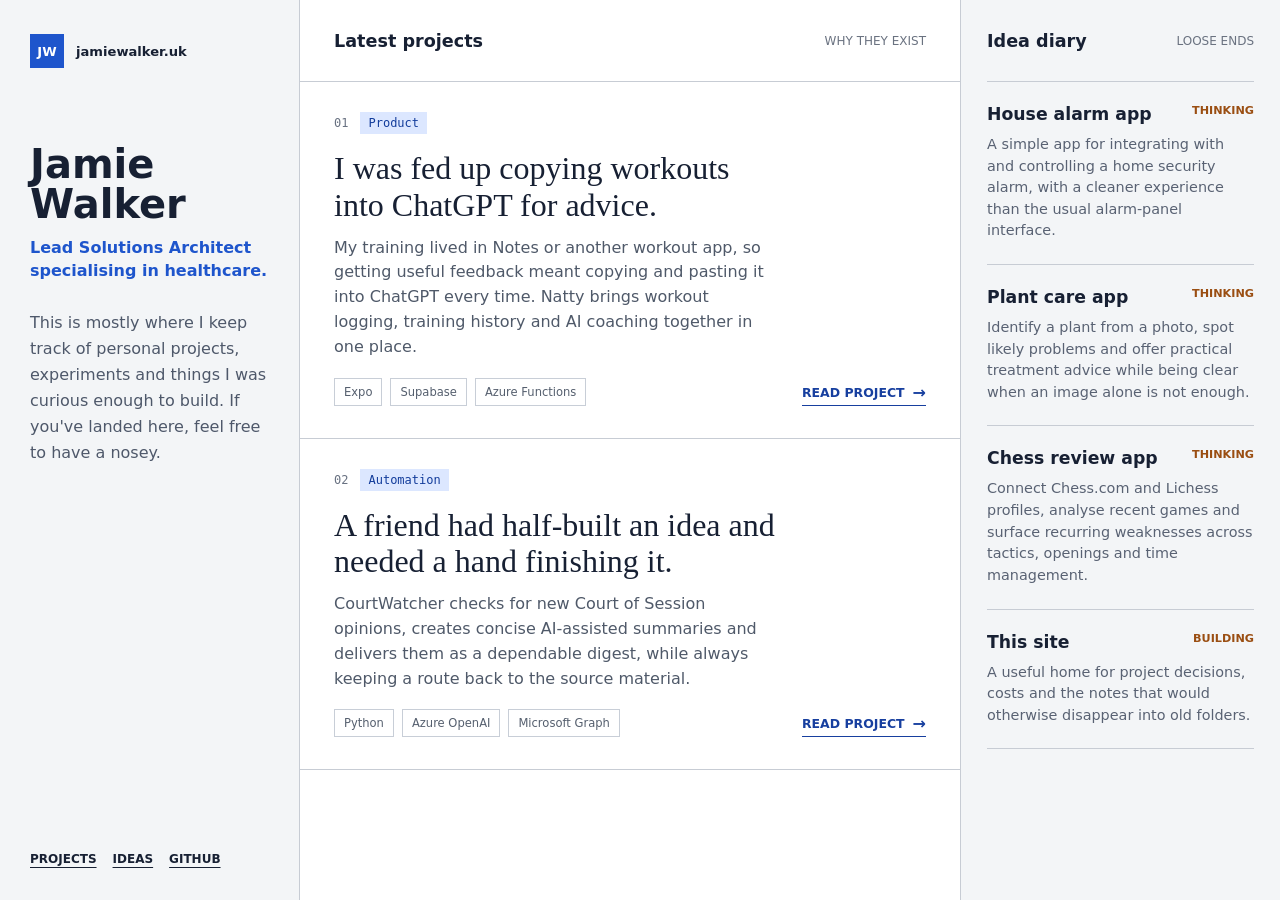
<file: index.html>
<!doctype html>
<html lang="en">
<head>
  <meta charset="utf-8">
  <meta name="viewport" content="width=device-width, initial-scale=1">
  <meta name="description" content="Jamie Walker, Lead Solutions Architect specialising in healthcare. Personal software projects, experiments and notes.">
  <meta property="og:title" content="Jamie Walker / Project log">
  <meta property="og:description" content="Personal software projects, experiments and the decisions behind them.">
  <meta property="og:type" content="website">
  <meta property="og:url" content="https://jamiewalker.uk">
  <title>Jamie Walker / Project log</title>
  <style>
    :root { color-scheme: light; font-family: Inter, ui-sans-serif, system-ui, -apple-system, BlinkMacSystemFont, "Segoe UI", sans-serif; color: #172033; background: #f3f5f7; }
    * { box-sizing: border-box; }
    html { scroll-behavior: smooth; }
    body { margin: 0; min-width: 320px; }
    a { color: inherit; }
    .logbook { min-height: 100svh; }
    .logbook__shell { min-height: 100svh; max-width: 1580px; margin: 0 auto; display: grid; grid-template-columns: 300px minmax(460px, 1fr) 320px; }
    .logbook__intro { padding: 34px 30px; border-right: 1px solid #c7ccd4; display: flex; flex-direction: column; }
    .logbook__brand { display: flex; align-items: center; gap: 12px; margin-bottom: 76px; font-size: .82rem; font-weight: 800; }
    .logbook__monogram { width: 34px; height: 34px; display: grid; place-items: center; color: #fff; background: #1e55cc; }
    .logbook__intro h1 { margin: 0 0 12px; font-size: 2.5rem; line-height: 1; }
    .logbook__role { margin: 0 0 28px; color: #1e55cc; font-size: 1rem; font-weight: 720; line-height: 1.45; }
    .logbook__hello { margin: 0; color: #4e586a; font-size: 1rem; line-height: 1.62; }
    .logbook__intro nav { display: flex; flex-wrap: wrap; gap: 16px; margin-top: auto; padding-top: 44px; }
    .logbook__intro nav a { color: inherit; font-size: .75rem; font-weight: 750; text-decoration-thickness: 1px; text-underline-offset: 4px; text-transform: uppercase; }
    .logbook__feed { min-width: 0; background: #fff; }
    .logbook__feedhead { height: 82px; padding: 0 34px; display: flex; align-items: center; justify-content: space-between; border-bottom: 1px solid #c7ccd4; }
    .logbook__feedhead h2, .logbook__sidehead h2 { margin: 0; font-size: 1.1rem; }
    .logbook__feedhead span, .logbook__sidehead span { color: #6a7280; font-size: .75rem; text-transform: uppercase; }
    .project-entry { padding: 30px 34px 32px; display: grid; grid-template-columns: minmax(0, 1fr) auto; gap: 26px; align-items: end; border-bottom: 1px solid #c7ccd4; }
    .project-entry__meta { display: flex; align-items: center; gap: 12px; margin-bottom: 16px; color: #697282; font-family: ui-monospace, SFMono-Regular, Menlo, monospace; font-size: .75rem; }
    .project-entry__kind { padding: 4px 8px; color: #123c9b; background: #dce7ff; }
    .project-entry:nth-of-type(3) .project-entry__kind { color: #8e2f22; background: #ffe0d9; }
    .project-entry h3 { max-width: 760px; margin: 0 0 12px; font-family: Georgia, "Times New Roman", serif; font-size: 2rem; line-height: 1.15; font-weight: 400; }
    .project-entry p { max-width: 760px; margin: 0 0 18px; color: #4f5969; font-size: 1rem; line-height: 1.55; }
    .project-entry__facts { display: flex; flex-wrap: wrap; gap: 8px; }
    .project-entry__facts span { padding: 6px 9px; border: 1px solid #c8ced7; color: #555f6e; font-size: .72rem; }
    .project-entry__link { display: inline-flex; align-items: center; gap: 8px; padding-bottom: 3px; color: #173f9f; border-bottom: 1px solid currentColor; font-size: .78rem; font-weight: 800; text-decoration: none; text-transform: uppercase; white-space: nowrap; }
    .project-entry__link::after { content: "\2192"; font-size: 1rem; }
    .logbook__sidebar { padding: 0 26px 30px; border-left: 1px solid #c7ccd4; }
    .logbook__sidehead { height: 82px; display: flex; align-items: center; justify-content: space-between; border-bottom: 1px solid #c7ccd4; }
    .idea-entry { padding: 22px 0; border-bottom: 1px solid #c7ccd4; }
    .idea-entry__top { display: flex; justify-content: space-between; gap: 16px; margin-bottom: 10px; }
    .idea-entry h3 { margin: 0; font-size: 1.08rem; }
    .idea-entry__status { color: #9a4e12; font-size: .7rem; font-weight: 800; text-transform: uppercase; }
    .idea-entry p { margin: 0; color: #596273; font-size: .9rem; line-height: 1.5; }
    @media (max-width: 900px) {
      .logbook__shell { grid-template-columns: 250px minmax(0, 1fr); }
      .logbook__sidebar { grid-column: 1 / -1; display: grid; grid-template-columns: repeat(2, 1fr); gap: 24px; border-left: 0; border-top: 1px solid #c7ccd4; }
      .logbook__sidehead { grid-column: 1 / -1; }
    }
    @media (max-width: 560px) {
      .logbook__shell { display: block; }
      .logbook__intro { min-height: 520px; padding: 28px 20px; border-right: 0; border-bottom: 1px solid #c7ccd4; }
      .logbook__brand { margin-bottom: 66px; }
      .logbook__intro h1 { font-size: 2.25rem; }
      .logbook__feedhead { padding: 0 20px; }
      .project-entry { display: block; padding: 26px 20px 28px; }
      .project-entry h3 { font-size: 1.75rem; }
      .project-entry__link { margin-top: 10px; }
      .logbook__sidebar { display: block; padding: 0 20px 30px; }
    }
    @media (prefers-reduced-motion: reduce) { html { scroll-behavior: auto; } }
  </style>
</head>
<body>
  <main class="logbook" id="logbook">
    <div class="logbook__shell">
      <aside class="logbook__intro">
        <div class="logbook__brand"><span class="logbook__monogram">JW</span><span>jamiewalker.uk</span></div>
        <h1>Jamie Walker</h1>
        <p class="logbook__role">Lead Solutions Architect specialising in healthcare.</p>
        <p class="logbook__hello">This is mostly where I keep track of personal projects, experiments and things I was curious enough to build. If you've landed here, feel free to have a nosey.</p>
        <nav aria-label="Project log navigation"><a href="#projects">Projects</a><a href="#ideas">Ideas</a><a href="https://github.com/jamiewalker95">GitHub</a></nav>
      </aside>
      <section class="logbook__feed" id="projects" aria-labelledby="projects-heading">
        <header class="logbook__feedhead"><h2 id="projects-heading">Latest projects</h2><span>Why they exist</span></header>
        <article class="project-entry">
          <div><div class="project-entry__meta"><span>01</span><span class="project-entry__kind">Product</span></div><h3>I was fed up copying workouts into ChatGPT for advice.</h3><p>My training lived in Notes or another workout app, so getting useful feedback meant copying and pasting it into ChatGPT every time. Natty brings workout logging, training history and AI coaching together in one place.</p><div class="project-entry__facts"><span>Expo</span><span>Supabase</span><span>Azure Functions</span></div></div>
          <a class="project-entry__link" href="projects/natty/">Read project</a>
        </article>
        <article class="project-entry">
          <div><div class="project-entry__meta"><span>02</span><span class="project-entry__kind">Automation</span></div><h3>A friend had half-built an idea and needed a hand finishing it.</h3><p>CourtWatcher checks for new Court of Session opinions, creates concise AI-assisted summaries and delivers them as a dependable digest, while always keeping a route back to the source material.</p><div class="project-entry__facts"><span>Python</span><span>Azure OpenAI</span><span>Microsoft Graph</span></div></div>
          <a class="project-entry__link" href="projects/courtwatcher/">Read project</a>
        </article>
      </section>
      <aside class="logbook__sidebar" id="ideas">
        <header class="logbook__sidehead"><h2>Idea diary</h2><span>Loose ends</span></header>
        <article class="idea-entry"><div class="idea-entry__top"><h3>House alarm app</h3><span class="idea-entry__status">Thinking</span></div><p>A simple app for integrating with and controlling a home security alarm, with a cleaner experience than the usual alarm-panel interface.</p></article>
        <article class="idea-entry"><div class="idea-entry__top"><h3>Plant care app</h3><span class="idea-entry__status">Thinking</span></div><p>Identify a plant from a photo, spot likely problems and offer practical treatment advice while being clear when an image alone is not enough.</p></article>
        <article class="idea-entry"><div class="idea-entry__top"><h3>Chess review app</h3><span class="idea-entry__status">Thinking</span></div><p>Connect Chess.com and Lichess profiles, analyse recent games and surface recurring weaknesses across tactics, openings and time management.</p></article>
        <article class="idea-entry"><div class="idea-entry__top"><h3>This site</h3><span class="idea-entry__status">Building</span></div><p>A useful home for project decisions, costs and the notes that would otherwise disappear into old folders.</p></article>
      </aside>
    </div>
  </main>
</body>
</html>
</file>
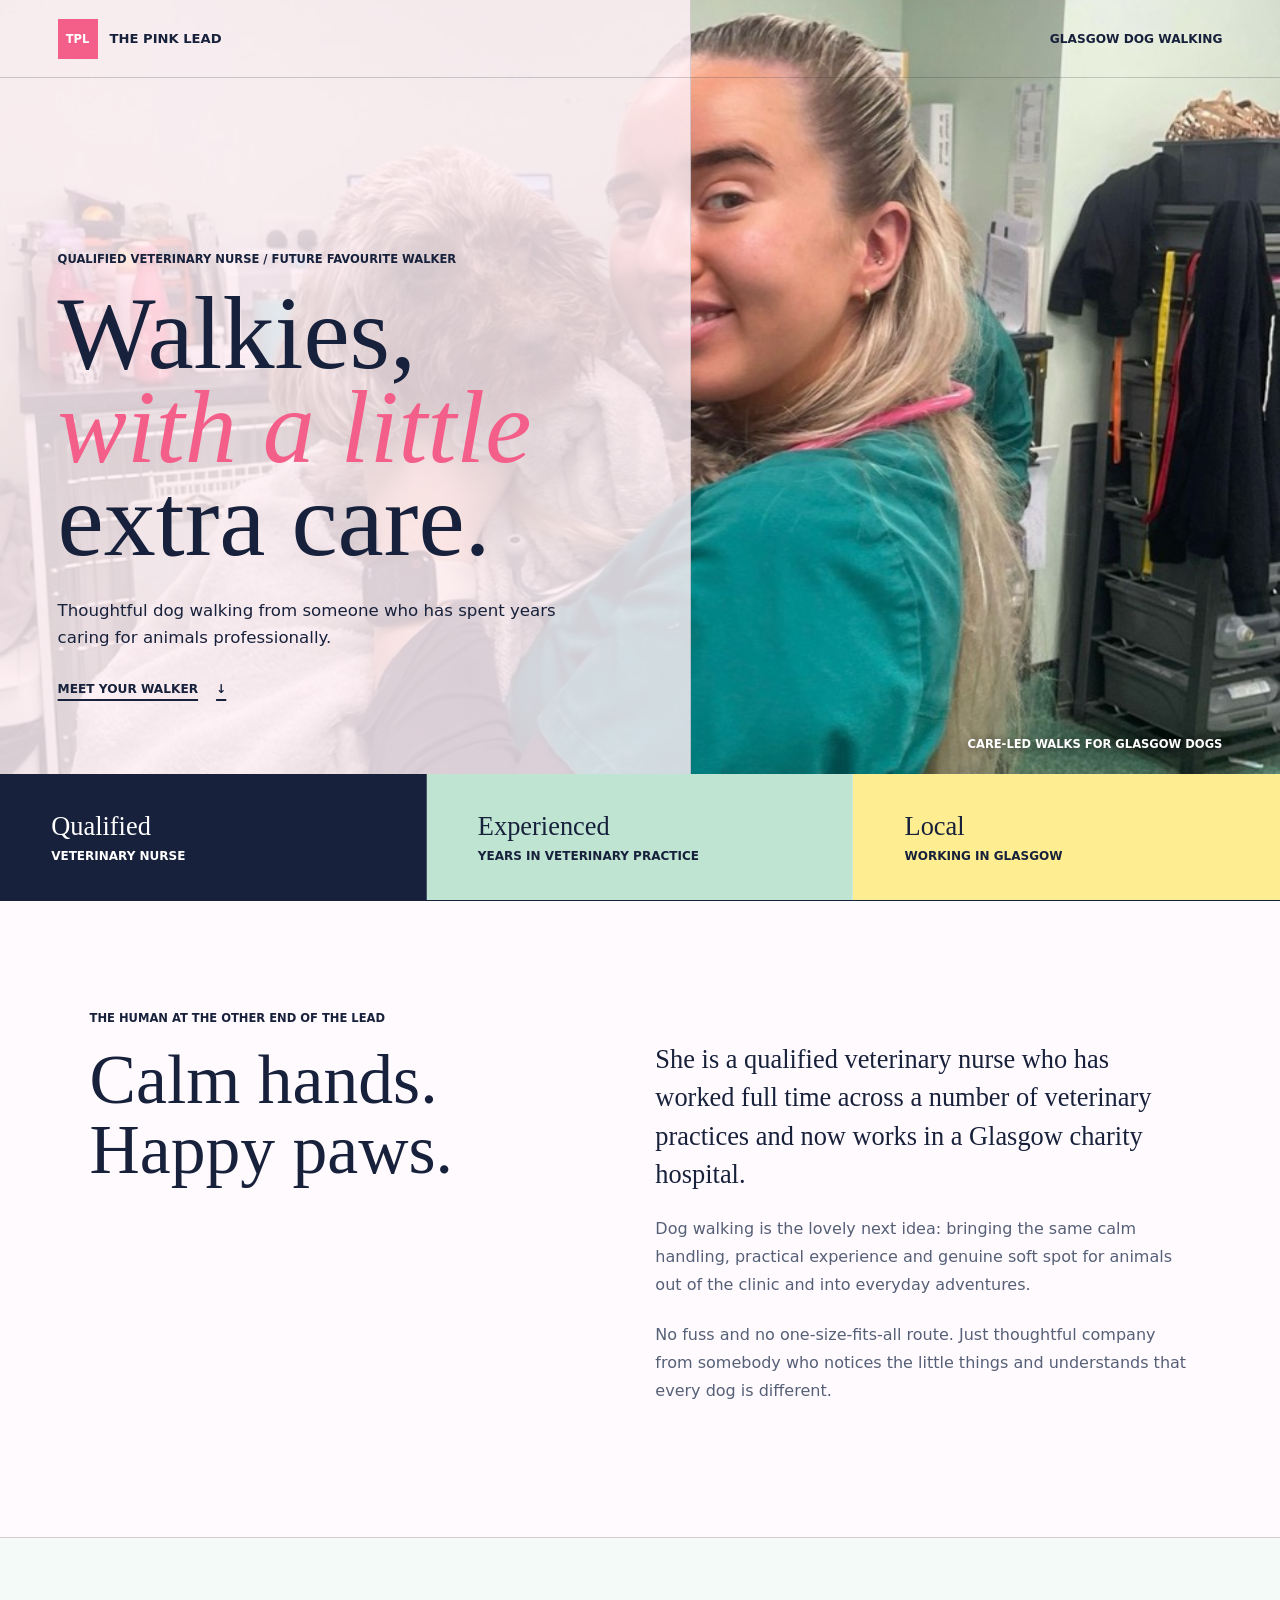
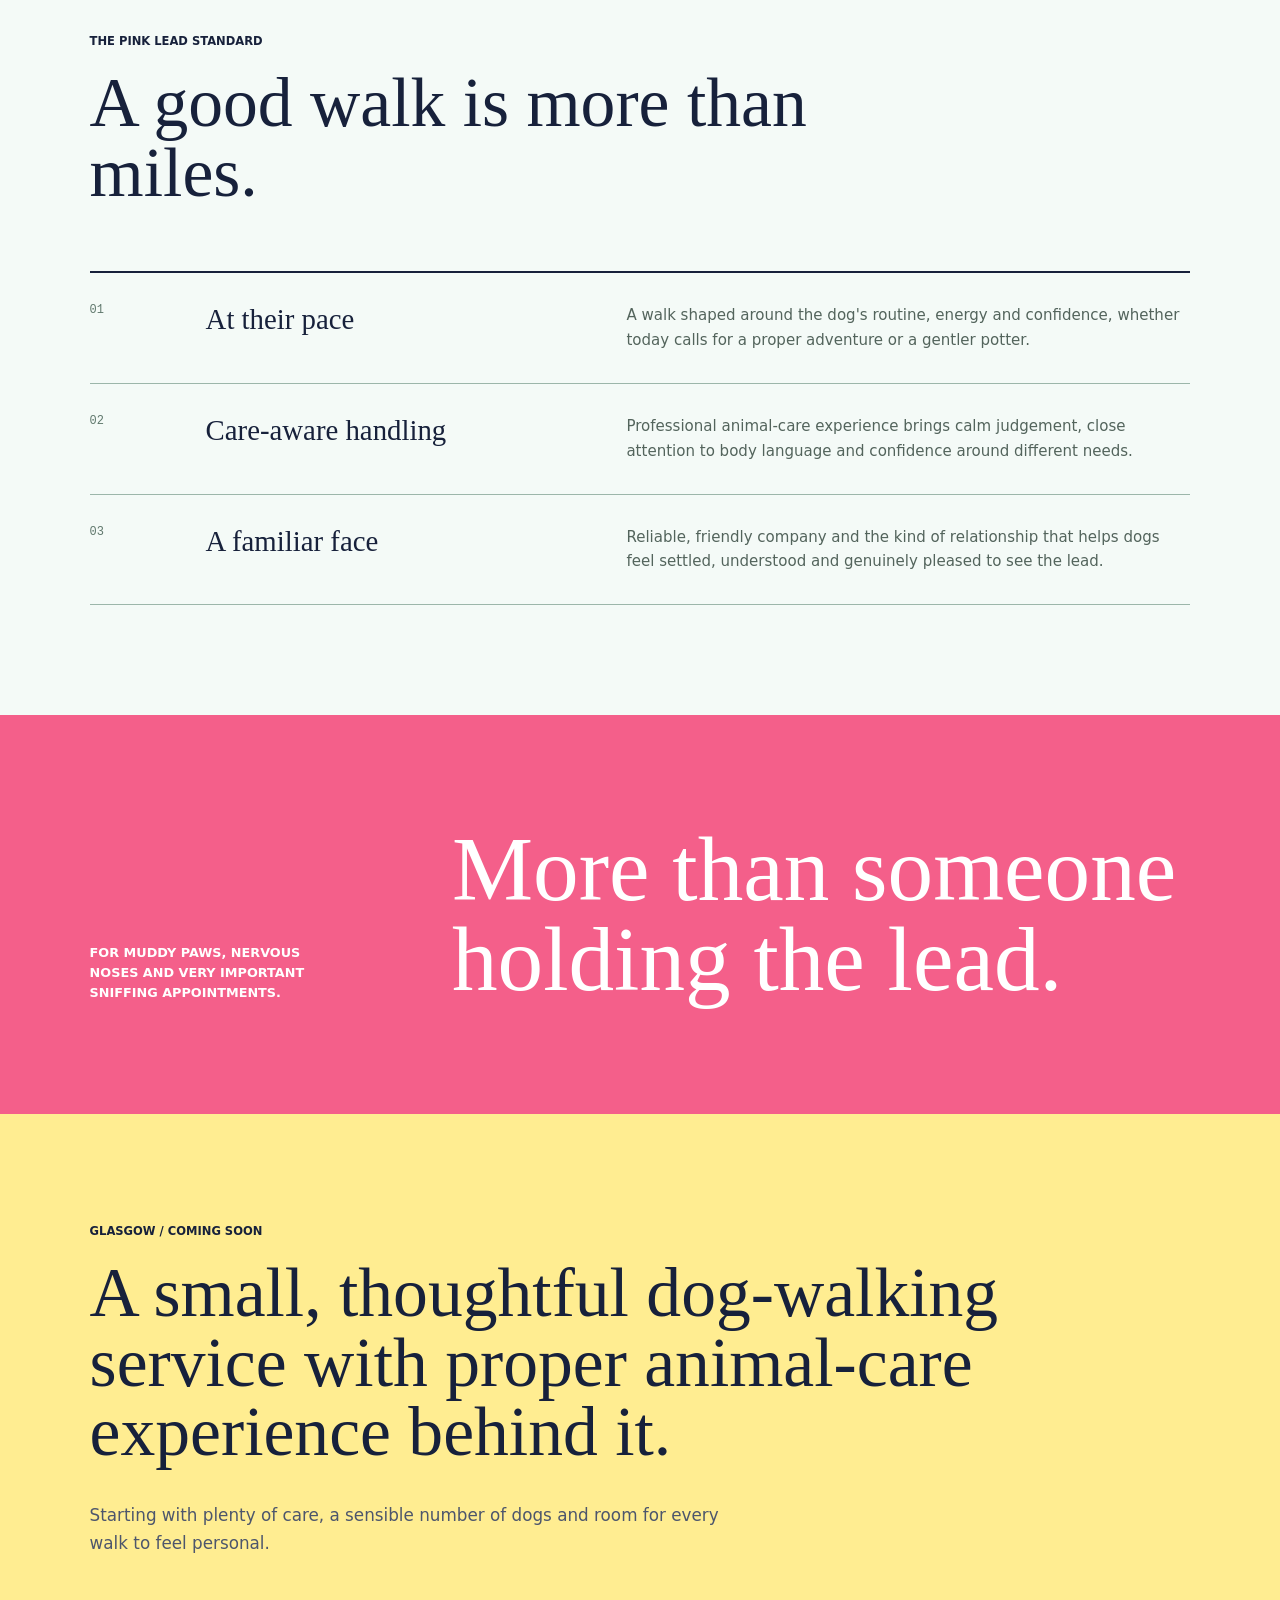
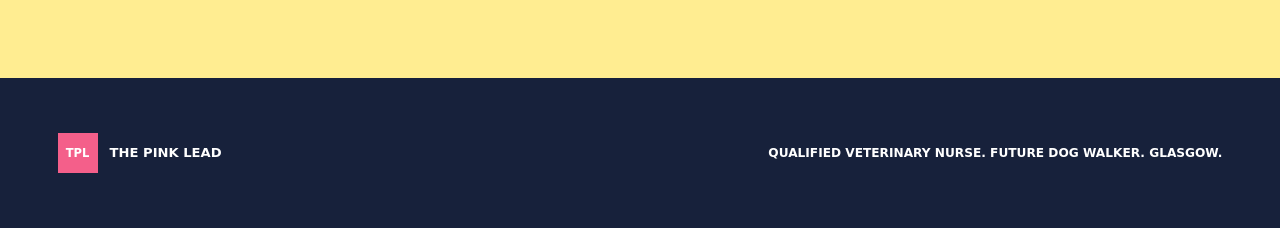
<file: the-pink-lead/index.html>
<!doctype html>
<html lang="en">
<head>
  <meta charset="utf-8">
  <meta name="viewport" content="width=device-width, initial-scale=1">
  <meta name="description" content="The Pink Lead: thoughtful Glasgow dog walking from a qualified veterinary nurse.">
  <meta name="robots" content="noindex, nofollow">
  <title>The Pink Lead | Glasgow dog walking</title>
  <link rel="stylesheet" href="/the-pink-lead/styles.css">
</head>
<body>
  <header class="hero" id="top">
    <img class="hero__image" src="/the-pink-lead/images/vet-nurse-and-dog.jpg" alt="A qualified veterinary nurse holding a dog at work">
    <div class="hero__wash" aria-hidden="true"></div>
    <nav class="hero__nav" aria-label="Page navigation">
      <a class="brand" href="#top"><span class="brand__mark">TPL</span><span>The Pink Lead</span></a>
      <a class="hero__location" href="#care">Glasgow dog walking</a>
    </nav>
    <div class="hero__copy">
      <p class="eyebrow">Qualified veterinary nurse / future favourite walker</p>
      <h1>Walkies,<br><em>with a little</em><br>extra care.</h1>
      <p class="hero__intro">Thoughtful dog walking from someone who has spent years caring for animals professionally.</p>
      <a class="text-link" href="#meet">Meet your walker <span aria-hidden="true">&#8595;</span></a>
    </div>
    <p class="hero__note">Care-led walks for Glasgow dogs</p>
  </header>

  <main>
    <section class="trust" aria-label="Experience highlights">
      <div><strong>Qualified</strong><span>Veterinary nurse</span></div>
      <div><strong>Experienced</strong><span>Years in veterinary practice</span></div>
      <div><strong>Local</strong><span>Working in Glasgow</span></div>
    </section>

    <section class="introduction" id="meet">
      <div class="section-heading">
        <p class="eyebrow">The human at the other end of the lead</p>
        <h2>Calm hands.<br>Happy paws.</h2>
      </div>
      <div class="introduction__copy">
        <p class="lead">She is a qualified veterinary nurse who has worked full time across a number of veterinary practices and now works in a Glasgow charity hospital.</p>
        <p>Dog walking is the lovely next idea: bringing the same calm handling, practical experience and genuine soft spot for animals out of the clinic and into everyday adventures.</p>
        <p>No fuss and no one-size-fits-all route. Just thoughtful company from somebody who notices the little things and understands that every dog is different.</p>
      </div>
    </section>

    <section class="care" id="care">
      <header class="care__heading">
        <p class="eyebrow">The Pink Lead standard</p>
        <h2>A good walk is more than miles.</h2>
      </header>
      <div class="care__list">
        <article>
          <span>01</span>
          <h3>At their pace</h3>
          <p>A walk shaped around the dog's routine, energy and confidence, whether today calls for a proper adventure or a gentler potter.</p>
        </article>
        <article>
          <span>02</span>
          <h3>Care-aware handling</h3>
          <p>Professional animal-care experience brings calm judgement, close attention to body language and confidence around different needs.</p>
        </article>
        <article>
          <span>03</span>
          <h3>A familiar face</h3>
          <p>Reliable, friendly company and the kind of relationship that helps dogs feel settled, understood and genuinely pleased to see the lead.</p>
        </article>
      </div>
    </section>

    <section class="statement">
      <p class="statement__small">For muddy paws, nervous noses and very important sniffing appointments.</p>
      <p class="statement__large">More than someone holding the lead.</p>
    </section>

    <section class="coming-soon">
      <p class="eyebrow">Glasgow / coming soon</p>
      <h2>A small, thoughtful dog-walking service with proper animal-care experience behind it.</h2>
      <p>Starting with plenty of care, a sensible number of dogs and room for every walk to feel personal.</p>
    </section>
  </main>

  <footer>
    <a class="brand" href="#top"><span class="brand__mark">TPL</span><span>The Pink Lead</span></a>
    <p>Qualified veterinary nurse. Future dog walker. Glasgow.</p>
  </footer>
</body>
</html>
</file>
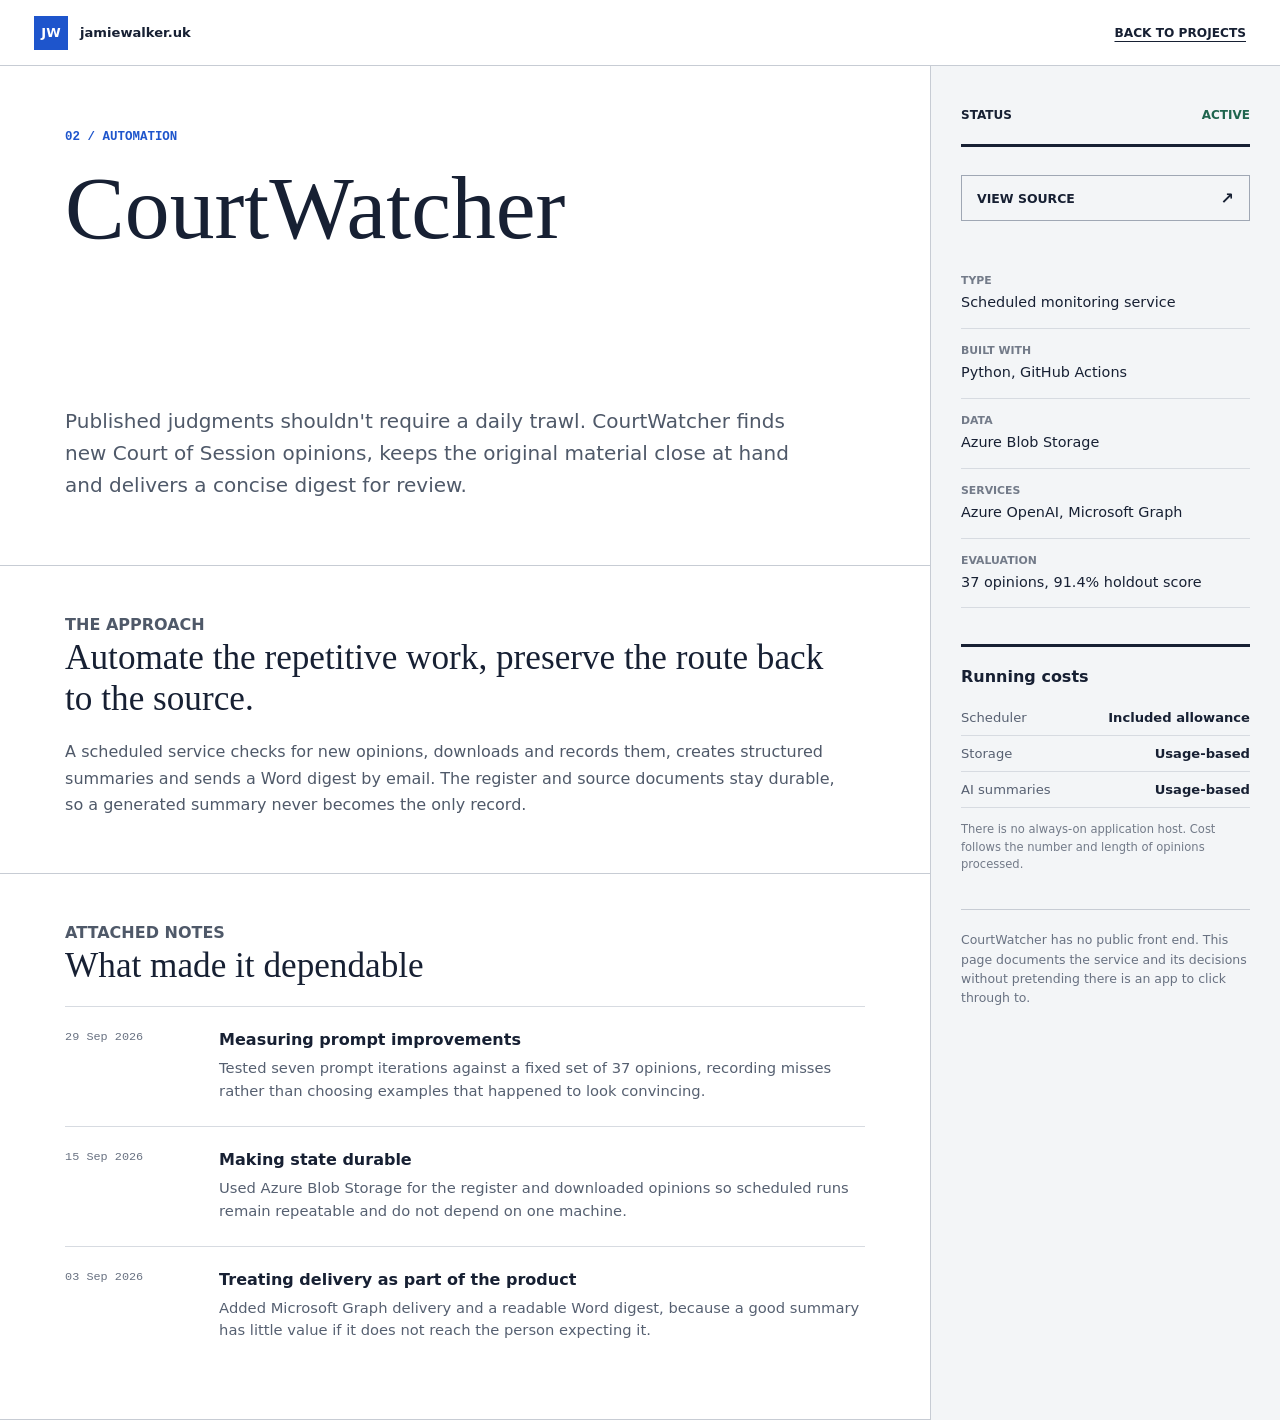
<file: projects/courtwatcher/index.html>
<!doctype html>
<html lang="en">
<head>
  <meta charset="utf-8">
  <meta name="viewport" content="width=device-width, initial-scale=1">
  <meta name="description" content="CourtWatcher: a Scottish court monitoring and summarisation service built by Jamie Walker.">
  <title>CourtWatcher / Jamie Walker</title>
  <link rel="stylesheet" href="../../project.css">
</head>
<body>
  <div class="project-page">
    <nav class="project-nav" aria-label="Project navigation">
      <a class="project-nav__brand" href="../../#logbook"><span class="project-nav__mark">JW</span><span>jamiewalker.uk</span></a>
      <a class="project-nav__back" href="../../#logbook">Back to projects</a>
    </nav>
    <div class="project-shell">
      <main class="project-main">
        <header class="project-hero">
          <div><p class="project-kicker">02 / Automation</p><h1>CourtWatcher</h1></div>
          <p class="project-hero__why">Published judgments shouldn't require a daily trawl. CourtWatcher finds new Court of Session opinions, keeps the original material close at hand and delivers a concise digest for review.</p>
        </header>
        <section class="project-section" aria-labelledby="approach-heading">
          <p class="project-section__label">The approach</p>
          <h2 id="approach-heading">Automate the repetitive work, preserve the route back to the source.</h2>
          <p>A scheduled service checks for new opinions, downloads and records them, creates structured summaries and sends a Word digest by email. The register and source documents stay durable, so a generated summary never becomes the only record.</p>
        </section>
        <section class="project-section" aria-labelledby="notes-heading">
          <p class="project-section__label">Attached notes</p>
          <h2 id="notes-heading">What made it dependable</h2>
          <ol class="notes">
            <li class="note"><time datetime="2026-09-29">29 Sep 2026</time><div><h3>Measuring prompt improvements</h3><p>Tested seven prompt iterations against a fixed set of 37 opinions, recording misses rather than choosing examples that happened to look convincing.</p></div></li>
            <li class="note"><time datetime="2026-09-15">15 Sep 2026</time><div><h3>Making state durable</h3><p>Used Azure Blob Storage for the register and downloaded opinions so scheduled runs remain repeatable and do not depend on one machine.</p></div></li>
            <li class="note"><time datetime="2026-09-03">03 Sep 2026</time><div><h3>Treating delivery as part of the product</h3><p>Added Microsoft Graph delivery and a readable Word digest, because a good summary has little value if it does not reach the person expecting it.</p></div></li>
          </ol>
        </section>
      </main>
      <aside class="project-aside" aria-label="CourtWatcher project details">
        <div class="project-aside__status"><span>Status</span><span>Active</span></div>
        <div class="project-actions">
          <a class="project-action" href="https://github.com/jamiewalker95/CourtWatcher">View source</a>
        </div>
        <dl class="project-meta">
          <div><dt>Type</dt><dd>Scheduled monitoring service</dd></div>
          <div><dt>Built with</dt><dd>Python, GitHub Actions</dd></div>
          <div><dt>Data</dt><dd>Azure Blob Storage</dd></div>
          <div><dt>Services</dt><dd>Azure OpenAI, Microsoft Graph</dd></div>
          <div><dt>Evaluation</dt><dd>37 opinions, 91.4% holdout score</dd></div>
        </dl>
        <section class="running-costs" aria-labelledby="costs-heading">
          <h2 id="costs-heading">Running costs</h2>
          <div class="running-costs__line"><span>Scheduler</span><strong>Included allowance</strong></div>
          <div class="running-costs__line"><span>Storage</span><strong>Usage-based</strong></div>
          <div class="running-costs__line"><span>AI summaries</span><strong>Usage-based</strong></div>
          <p class="running-costs__note">There is no always-on application host. Cost follows the number and length of opinions processed.</p>
        </section>
        <p class="project-aside__note">CourtWatcher has no public front end. This page documents the service and its decisions without pretending there is an app to click through to.</p>
      </aside>
    </div>
  </div>
</body>
</html>
</file>
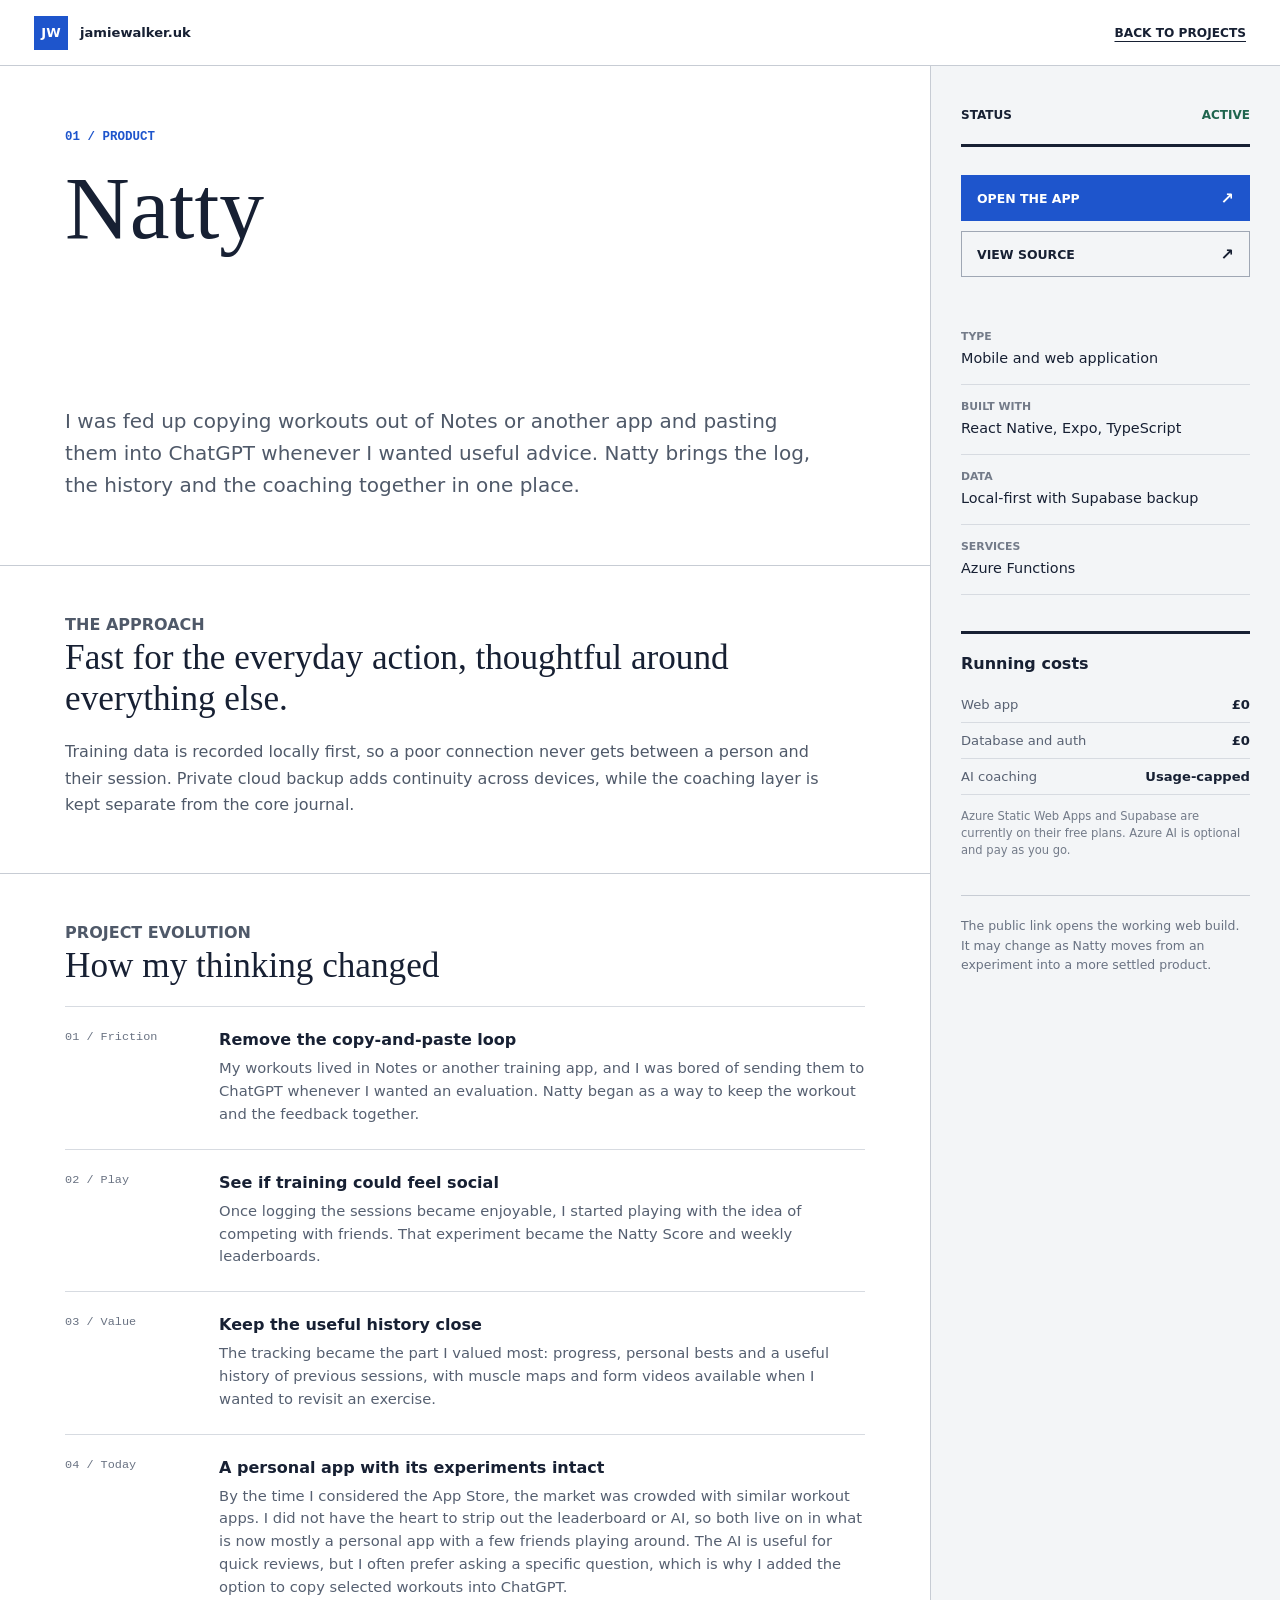
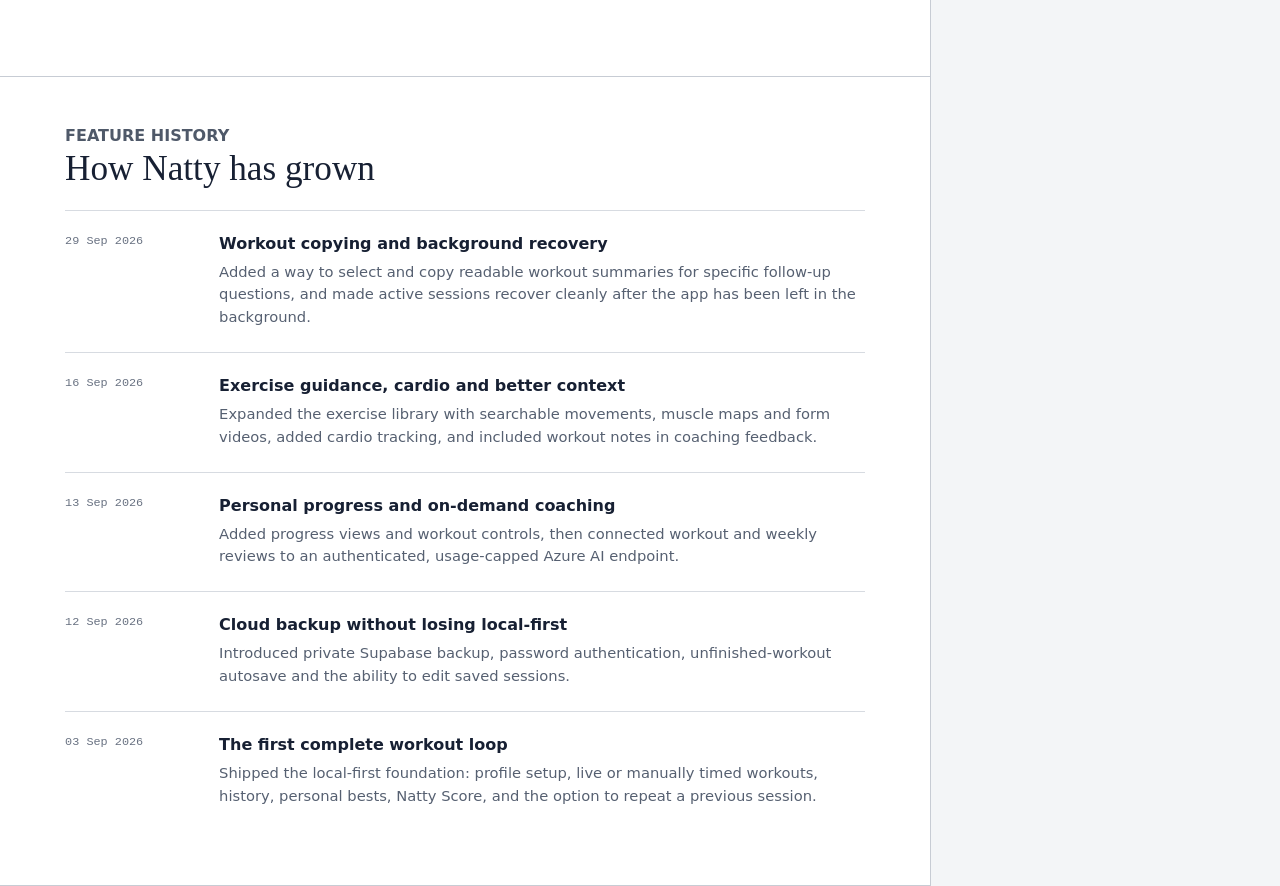
<file: projects/natty/index.html>
<!doctype html>
<html lang="en">
<head>
  <meta charset="utf-8">
  <meta name="viewport" content="width=device-width, initial-scale=1">
  <meta name="description" content="Natty: a local-first strength journal built by Jamie Walker.">
  <title>Natty / Jamie Walker</title>
  <link rel="stylesheet" href="../../project.css">
</head>
<body>
  <div class="project-page">
    <nav class="project-nav" aria-label="Project navigation">
      <a class="project-nav__brand" href="../../#logbook"><span class="project-nav__mark">JW</span><span>jamiewalker.uk</span></a>
      <a class="project-nav__back" href="../../#logbook">Back to projects</a>
    </nav>
    <div class="project-shell">
      <main class="project-main">
        <header class="project-hero">
          <div><p class="project-kicker">01 / Product</p><h1>Natty</h1></div>
          <p class="project-hero__why">I was fed up copying workouts out of Notes or another app and pasting them into ChatGPT whenever I wanted useful advice. Natty brings the log, the history and the coaching together in one place.</p>
        </header>
        <section class="project-section" aria-labelledby="approach-heading">
          <p class="project-section__label">The approach</p>
          <h2 id="approach-heading">Fast for the everyday action, thoughtful around everything else.</h2>
          <p>Training data is recorded locally first, so a poor connection never gets between a person and their session. Private cloud backup adds continuity across devices, while the coaching layer is kept separate from the core journal.</p>
        </section>
        <section class="project-section" aria-labelledby="evolution-heading">
          <p class="project-section__label">Project evolution</p>
          <h2 id="evolution-heading">How my thinking changed</h2>
          <ol class="notes evolution">
            <li class="note"><span class="note__phase">01 / Friction</span><div><h3>Remove the copy-and-paste loop</h3><p>My workouts lived in Notes or another training app, and I was bored of sending them to ChatGPT whenever I wanted an evaluation. Natty began as a way to keep the workout and the feedback together.</p></div></li>
            <li class="note"><span class="note__phase">02 / Play</span><div><h3>See if training could feel social</h3><p>Once logging the sessions became enjoyable, I started playing with the idea of competing with friends. That experiment became the Natty Score and weekly leaderboards.</p></div></li>
            <li class="note"><span class="note__phase">03 / Value</span><div><h3>Keep the useful history close</h3><p>The tracking became the part I valued most: progress, personal bests and a useful history of previous sessions, with muscle maps and form videos available when I wanted to revisit an exercise.</p></div></li>
            <li class="note"><span class="note__phase">04 / Today</span><div><h3>A personal app with its experiments intact</h3><p>By the time I considered the App Store, the market was crowded with similar workout apps. I did not have the heart to strip out the leaderboard or AI, so both live on in what is now mostly a personal app with a few friends playing around. The AI is useful for quick reviews, but I often prefer asking a specific question, which is why I added the option to copy selected workouts into ChatGPT.</p></div></li>
          </ol>
        </section>
        <section class="project-section" aria-labelledby="history-heading">
          <p class="project-section__label">Feature history</p>
          <h2 id="history-heading">How Natty has grown</h2>
          <ol class="notes">
            <li class="note"><time datetime="2026-09-29">29 Sep 2026</time><div><h3>Workout copying and background recovery</h3><p>Added a way to select and copy readable workout summaries for specific follow-up questions, and made active sessions recover cleanly after the app has been left in the background.</p></div></li>
            <li class="note"><time datetime="2026-09-16">16 Sep 2026</time><div><h3>Exercise guidance, cardio and better context</h3><p>Expanded the exercise library with searchable movements, muscle maps and form videos, added cardio tracking, and included workout notes in coaching feedback.</p></div></li>
            <li class="note"><time datetime="2026-09-13">13 Sep 2026</time><div><h3>Personal progress and on-demand coaching</h3><p>Added progress views and workout controls, then connected workout and weekly reviews to an authenticated, usage-capped Azure AI endpoint.</p></div></li>
            <li class="note"><time datetime="2026-09-12">12 Sep 2026</time><div><h3>Cloud backup without losing local-first</h3><p>Introduced private Supabase backup, password authentication, unfinished-workout autosave and the ability to edit saved sessions.</p></div></li>
            <li class="note"><time datetime="2026-09-03">03 Sep 2026</time><div><h3>The first complete workout loop</h3><p>Shipped the local-first foundation: profile setup, live or manually timed workouts, history, personal bests, Natty Score, and the option to repeat a previous session.</p></div></li>
          </ol>
        </section>
      </main>
      <aside class="project-aside" aria-label="Natty project details">
        <div class="project-aside__status"><span>Status</span><span>Active</span></div>
        <div class="project-actions">
          <a class="project-action project-action--primary" href="https://purple-beach-0475dbd10.5.azurestaticapps.net">Open the app</a>
          <a class="project-action" href="https://github.com/jamiewalker95/Natty">View source</a>
        </div>
        <dl class="project-meta">
          <div><dt>Type</dt><dd>Mobile and web application</dd></div>
          <div><dt>Built with</dt><dd>React Native, Expo, TypeScript</dd></div>
          <div><dt>Data</dt><dd>Local-first with Supabase backup</dd></div>
          <div><dt>Services</dt><dd>Azure Functions</dd></div>
        </dl>
        <section class="running-costs" aria-labelledby="costs-heading">
          <h2 id="costs-heading">Running costs</h2>
          <div class="running-costs__line"><span>Web app</span><strong>£0</strong></div>
          <div class="running-costs__line"><span>Database and auth</span><strong>£0</strong></div>
          <div class="running-costs__line"><span>AI coaching</span><strong>Usage-capped</strong></div>
          <p class="running-costs__note">Azure Static Web Apps and Supabase are currently on their free plans. Azure AI is optional and pay as you go.</p>
        </section>
        <p class="project-aside__note">The public link opens the working web build. It may change as Natty moves from an experiment into a more settled product.</p>
      </aside>
    </div>
  </div>
</body>
</html>
</file>
<file: the-pink-lead/styles.css>
:root {
  color-scheme: light;
  font-family: Inter, ui-sans-serif, system-ui, -apple-system, BlinkMacSystemFont, "Segoe UI", sans-serif;
  color: #17213b;
  background: #fffafd;
  --ink: #17213b;
  --pink: #f45f8a;
  --pink-soft: #ffe1ea;
  --mint: #bfe4d2;
  --yellow: #ffed91;
  --paper: #fffafd;
  --line: #d9cbd2;
}

* { box-sizing: border-box; }

html { scroll-behavior: smooth; }

body { margin: 0; min-width: 320px; background: var(--paper); }

a { color: inherit; }

.hero {
  position: relative;
  min-height: 760px;
  height: 86svh;
  max-height: 900px;
  overflow: hidden;
  isolation: isolate;
}

.hero__image {
  position: absolute;
  inset: 0;
  z-index: -3;
  width: 100%;
  height: 100%;
  object-fit: cover;
  object-position: 62% 48%;
}

.hero__wash {
  position: absolute;
  inset: 0 auto 0 0;
  z-index: -2;
  width: 54%;
  background: rgba(255, 241, 247, .82);
  border-right: 1px solid rgba(23, 33, 59, .16);
}

.hero__nav {
  min-height: 78px;
  padding: 0 4.5vw;
  display: flex;
  align-items: center;
  justify-content: space-between;
  border-bottom: 1px solid rgba(23, 33, 59, .2);
}

.brand { display: inline-flex; align-items: center; gap: 12px; font-size: .82rem; font-weight: 900; text-decoration: none; text-transform: uppercase; }
.brand__mark { width: 40px; height: 40px; display: grid; place-items: center; color: #fff; background: var(--pink); font-size: .72rem; }
.hero__location { font-size: .76rem; font-weight: 850; text-decoration: none; text-transform: uppercase; }

.hero__copy {
  position: absolute;
  left: 4.5vw;
  bottom: 10%;
  width: min(620px, 44vw);
}

.eyebrow { margin: 0 0 20px; font-size: .72rem; font-weight: 900; text-transform: uppercase; }

.hero h1 {
  margin: 0;
  font-family: Georgia, "Times New Roman", serif;
  font-size: 6.5rem;
  font-weight: 400;
  line-height: .9;
  letter-spacing: 0;
}

.hero h1 em { color: var(--pink); font-weight: 400; }
.hero__intro { max-width: 500px; margin: 30px 0 26px; font-size: 1.04rem; line-height: 1.65; }
.text-link { display: inline-flex; gap: 18px; align-items: center; font-size: .76rem; font-weight: 900; text-decoration-thickness: 2px; text-underline-offset: 6px; text-transform: uppercase; }
.hero__note { position: absolute; right: 4.5vw; bottom: 3%; margin: 0; color: #fff; font-size: .72rem; font-weight: 900; text-shadow: 0 1px 8px rgba(0, 0, 0, .58); text-transform: uppercase; }

.trust { display: grid; grid-template-columns: repeat(3, 1fr); border-bottom: 1px solid var(--ink); background: var(--ink); color: #fff; }
.trust div { min-height: 126px; padding: 28px 4vw; display: flex; flex-direction: column; justify-content: center; border-right: 1px solid rgba(255, 255, 255, .22); }
.trust div:nth-child(2) { color: var(--ink); background: var(--mint); }
.trust div:last-child { color: var(--ink); background: var(--yellow); border-right: 0; }
.trust strong { margin-bottom: 7px; font-family: Georgia, "Times New Roman", serif; font-size: 1.65rem; font-weight: 400; }
.trust span { font-size: .75rem; font-weight: 800; text-transform: uppercase; }

.introduction { padding: 110px 7vw; display: grid; grid-template-columns: minmax(0, .9fr) minmax(0, 1.1fr); gap: 10vw; border-bottom: 1px solid var(--line); }
.section-heading h2, .care h2, .coming-soon h2 { margin: 0; font-family: Georgia, "Times New Roman", serif; font-size: 4.35rem; font-weight: 400; line-height: 1; letter-spacing: 0; }
.introduction__copy { max-width: 680px; padding-top: 29px; }
.introduction__copy p { margin: 0 0 22px; color: #556078; font-size: 1rem; line-height: 1.75; }
.introduction__copy .lead { color: var(--ink); font-family: Georgia, "Times New Roman", serif; font-size: 1.65rem; line-height: 1.45; }

.care { padding: 96px 7vw 110px; background: #f4faf7; }
.care__heading { max-width: 820px; margin-bottom: 64px; }
.care__list { border-top: 2px solid var(--ink); }
.care__list article { display: grid; grid-template-columns: 90px minmax(220px, .7fr) minmax(0, 1fr); gap: 26px; align-items: start; padding: 30px 0; border-bottom: 1px solid #9cb6aa; }
.care__list article > span { color: #60786d; font-family: ui-monospace, SFMono-Regular, Menlo, monospace; font-size: .75rem; }
.care__list h3 { margin: 0; font-family: Georgia, "Times New Roman", serif; font-size: 1.8rem; font-weight: 400; }
.care__list p { max-width: 650px; margin: 0; color: #53645c; font-size: .94rem; line-height: 1.65; }

.statement { padding: 110px 7vw; display: grid; grid-template-columns: 260px minmax(0, 1fr); gap: 8vw; align-items: end; color: #fff; background: var(--pink); }
.statement__small { margin: 0; font-size: .8rem; font-weight: 800; line-height: 1.6; text-transform: uppercase; }
.statement__large { max-width: 980px; margin: 0; font-family: Georgia, "Times New Roman", serif; font-size: 5.7rem; line-height: .98; }

.coming-soon { padding: 110px 7vw 120px; background: var(--yellow); }
.coming-soon h2 { max-width: 1000px; }
.coming-soon > p:last-child { max-width: 630px; margin: 34px 0 0; color: #4d566c; font-size: 1.05rem; line-height: 1.7; }

footer { min-height: 150px; padding: 36px 4.5vw; display: flex; align-items: center; justify-content: space-between; gap: 30px; color: #fff; background: var(--ink); }
footer p { margin: 0; font-size: .76rem; font-weight: 800; text-transform: uppercase; }

@media (max-width: 1040px) {
  .hero { min-height: 700px; }
  .hero__wash { width: 62%; }
  .hero__copy { width: 54vw; }
  .hero h1 { font-size: 5.2rem; }
  .section-heading h2, .care h2, .coming-soon h2 { font-size: 3.55rem; }
  .statement__large { font-size: 4.55rem; }
}

@media (max-width: 760px) {
  .hero { min-height: 690px; height: 88svh; max-height: 820px; }
  .hero__image { object-position: 57% 50%; }
  .hero__wash { width: 100%; background: rgba(255, 241, 247, .67); border-right: 0; }
  .hero__nav { min-height: 68px; padding: 0 22px; }
  .hero__location { display: none; }
  .hero__copy { left: 22px; right: 22px; bottom: 6%; width: auto; }
  .hero h1 { font-size: 3.7rem; }
  .hero__intro { max-width: 440px; margin: 22px 0 20px; font-size: .96rem; }
  .hero__note { display: none; }
  .trust { grid-template-columns: 1fr; }
  .trust div { min-height: 102px; padding: 22px; border-right: 0; border-bottom: 1px solid rgba(23, 33, 59, .25); }
  .introduction { padding: 74px 24px; grid-template-columns: 1fr; gap: 32px; }
  .introduction__copy { padding-top: 0; }
  .section-heading h2, .care h2, .coming-soon h2 { font-size: 3rem; }
  .care { padding: 72px 24px 82px; }
  .care__heading { margin-bottom: 44px; }
  .care__list article { grid-template-columns: 48px minmax(0, 1fr); gap: 16px; }
  .care__list p { grid-column: 2; }
  .statement { padding: 78px 24px; grid-template-columns: 1fr; gap: 32px; }
  .statement__large { font-size: 3.7rem; }
  .coming-soon { padding: 76px 24px 86px; }
  footer { padding: 32px 24px; align-items: flex-start; flex-direction: column; }
}

@media (max-width: 410px) {
  .hero h1 { font-size: 3.25rem; }
  .section-heading h2, .care h2, .coming-soon h2 { font-size: 2.65rem; }
  .statement__large { font-size: 3.15rem; }
}
</file>
<file: project.css>
:root {
  color-scheme: light;
  font-family: Inter, ui-sans-serif, system-ui, -apple-system, BlinkMacSystemFont, "Segoe UI", sans-serif;
  color: #172033;
  background: #f3f5f7;
}

* { box-sizing: border-box; }

html { scroll-behavior: smooth; }

body { margin: 0; min-width: 320px; }

a { color: inherit; }

.project-page { min-height: 100vh; }

.project-nav {
  min-height: 66px;
  padding: 0 34px;
  display: flex;
  align-items: center;
  justify-content: space-between;
  border-bottom: 1px solid #c7ccd4;
  background: #fff;
}

.project-nav__brand { display: flex; align-items: center; gap: 12px; font-size: .82rem; font-weight: 800; text-decoration: none; }
.project-nav__mark { width: 34px; height: 34px; display: grid; place-items: center; color: #fff; background: #1e55cc; }
.project-nav__back { font-size: .76rem; font-weight: 800; text-decoration-thickness: 1px; text-underline-offset: 4px; text-transform: uppercase; }

.project-shell { max-width: 1440px; margin: 0 auto; display: grid; grid-template-columns: minmax(0, 1fr) 350px; }

.project-main { min-width: 0; background: #fff; }
.project-hero { min-height: 500px; padding: 64px 7%; display: flex; flex-direction: column; justify-content: space-between; border-bottom: 1px solid #c7ccd4; }
.project-kicker { margin: 0 0 24px; color: #1e55cc; font-family: ui-monospace, SFMono-Regular, Menlo, monospace; font-size: .78rem; font-weight: 800; text-transform: uppercase; }
.project-hero h1 { max-width: 900px; margin: 0; font-family: Georgia, "Times New Roman", serif; font-size: clamp(3.4rem, 7vw, 7.5rem); line-height: .9; font-weight: 400; letter-spacing: 0; }
.project-hero__why { max-width: 760px; margin: 48px 0 0; color: #4f5969; font-size: 1.25rem; line-height: 1.6; }

.project-section { padding: 46px 7% 54px; border-bottom: 1px solid #c7ccd4; }
.project-section__label { margin: 0 0 18px; color: #697282; font-size: .72rem; font-weight: 800; text-transform: uppercase; }
.project-section h2 { max-width: 780px; margin: 0 0 20px; font-family: Georgia, "Times New Roman", serif; font-size: 2.2rem; font-weight: 400; line-height: 1.15; }
.project-section > p { max-width: 780px; margin: 0; color: #4f5969; font-size: 1rem; line-height: 1.65; }

.notes { margin: 0; padding: 0; list-style: none; }
.note { display: grid; grid-template-columns: 130px minmax(0, 1fr); gap: 24px; padding: 23px 0; border-top: 1px solid #d7dbe1; }
.note time, .note__phase { color: #697282; font-family: ui-monospace, SFMono-Regular, Menlo, monospace; font-size: .74rem; }
.note h3 { margin: 0 0 8px; font-size: 1rem; }
.note p { margin: 0; color: #566071; font-size: .92rem; line-height: 1.55; }

.project-aside { padding: 42px 30px; border-left: 1px solid #c7ccd4; }
.project-aside__status { display: flex; justify-content: space-between; gap: 16px; padding-bottom: 22px; border-bottom: 3px solid #172033; font-size: .75rem; font-weight: 800; text-transform: uppercase; }
.project-aside__status span:last-child { color: #1f654e; }
.project-actions { display: grid; gap: 10px; margin: 28px 0 38px; }
.project-action { min-height: 46px; padding: 0 15px; display: flex; align-items: center; justify-content: space-between; border: 1px solid #9fa7b4; font-size: .78rem; font-weight: 800; text-decoration: none; text-transform: uppercase; }
.project-action--primary { color: #fff; border-color: #1e55cc; background: #1e55cc; }
.project-action::after { content: "\2197"; font-size: 1rem; }
.project-meta { margin: 0; }
.project-meta div { padding: 15px 0; border-bottom: 1px solid #d7dbe1; }
.project-meta dt { margin-bottom: 5px; color: #737b89; font-size: .68rem; font-weight: 800; text-transform: uppercase; }
.project-meta dd { margin: 0; font-size: .9rem; line-height: 1.45; }
.running-costs { margin-top: 36px; padding-top: 20px; border-top: 3px solid #172033; }
.running-costs h2 { margin: 0 0 14px; font-size: 1rem; }
.running-costs__line { display: flex; justify-content: space-between; gap: 18px; padding: 10px 0; border-bottom: 1px solid #d7dbe1; color: #586172; font-size: .82rem; }
.running-costs__line strong { color: #172033; font-weight: 750; text-align: right; }
.running-costs__note { margin: 13px 0 0; color: #737b89; font-size: .72rem; line-height: 1.5; }
.project-aside__note { margin: 36px 0 0; padding-top: 20px; border-top: 1px solid #c7ccd4; color: #697282; font-size: .78rem; line-height: 1.55; }

@media (max-width: 820px) {
  .project-nav { padding: 0 20px; }
  .project-shell { display: block; }
  .project-hero { min-height: 440px; padding: 46px 24px; }
  .project-hero h1 { font-size: 4rem; }
  .project-hero__why { margin-top: 36px; font-size: 1.08rem; }
  .project-section { padding: 38px 24px 44px; }
  .project-aside { padding: 34px 24px 44px; border-left: 0; }
}

@media (max-width: 520px) {
  .project-nav__brand > span:last-child { display: none; }
  .project-hero h1 { font-size: 3.35rem; }
  .note { grid-template-columns: 1fr; gap: 8px; }
}
</file>
